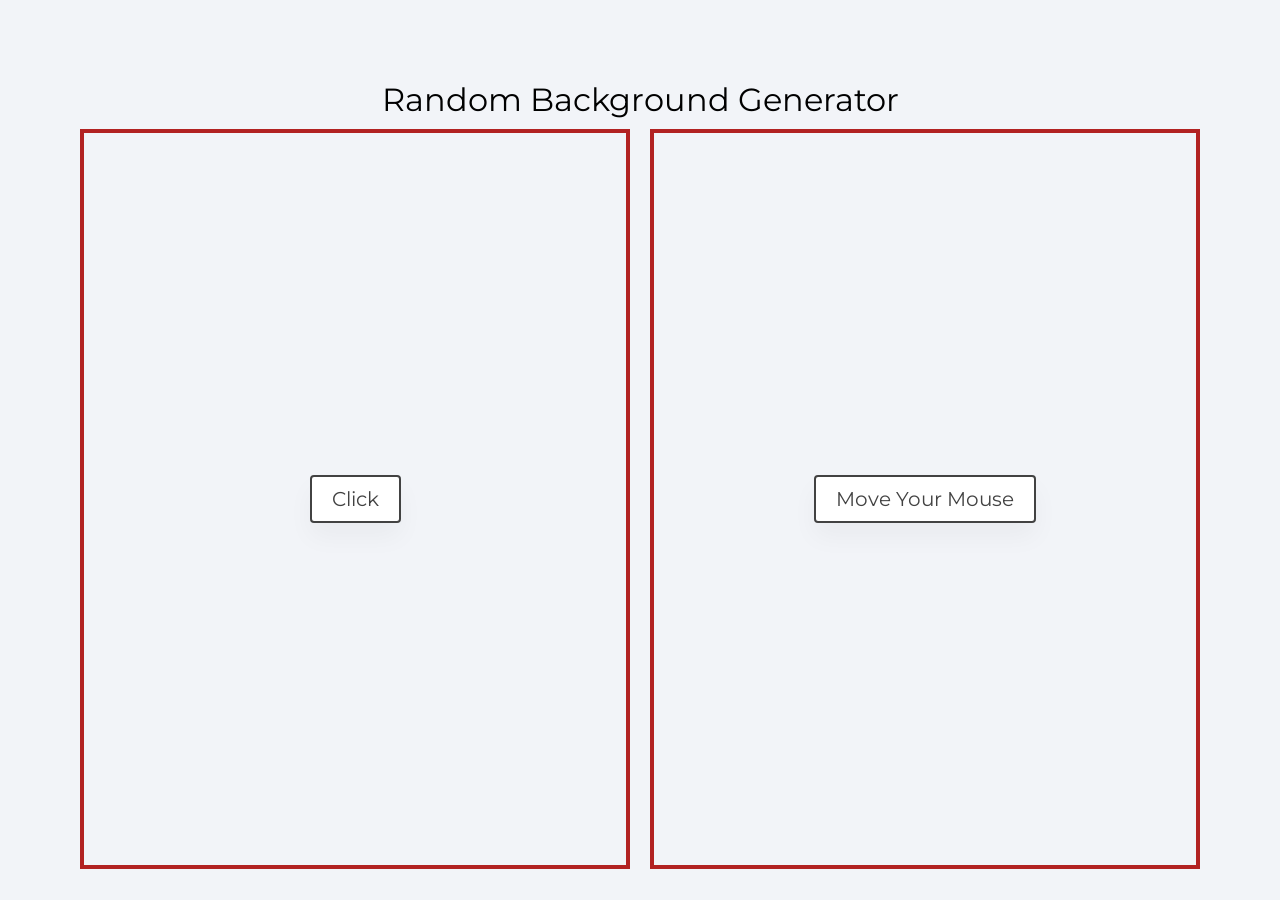
<file: block-BJaaek/code/index.html>
<!DOCTYPE html>
<html lang="en">
  <head>
    <meta charset="UTF-8" />
    <meta name="viewport" content="width=device-width, initial-scale=1.0" />
    <title>
      Random Background Generator
    </title>
    <link
      href="https://fonts.googleapis.com/css2?family=Montserrat:wght@200;400&display=swap"
      rel="stylesheet"
    />
    <link rel="stylesheet" href="style.css" />
  </head>
  <body>
    <div class="container">
      <h1>Random Background Generator</h1>
      <div class="boxes">
        <div class="box first">
          <div class="text">
            <p class="banner">
              Click
            </p>
          </div>
        </div>
        <div class="box second">
          <div class="text">
            <p class="banner">
              Move Your Mouse
            </p>
          </div>
        </div>
      </div>
    </div>
    <script src="script.js"></script>
  </body>
</html>
</file>
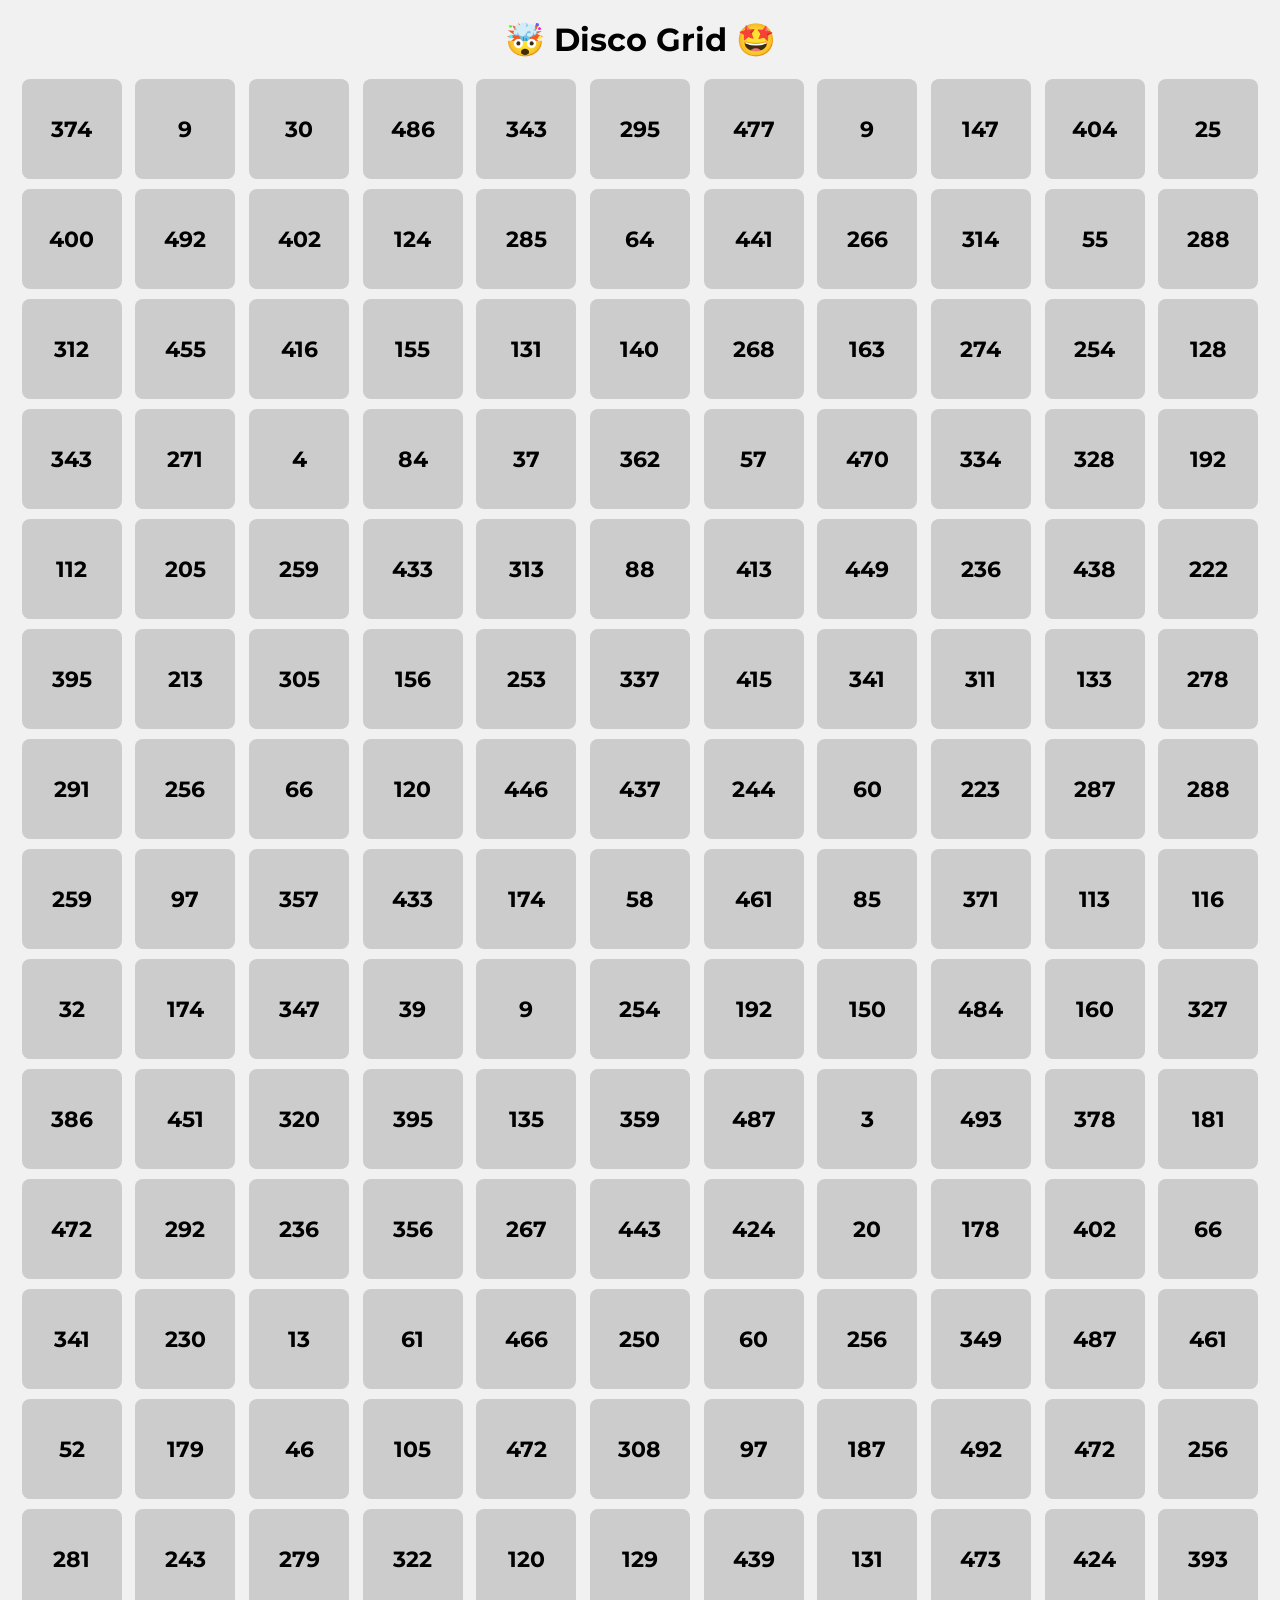
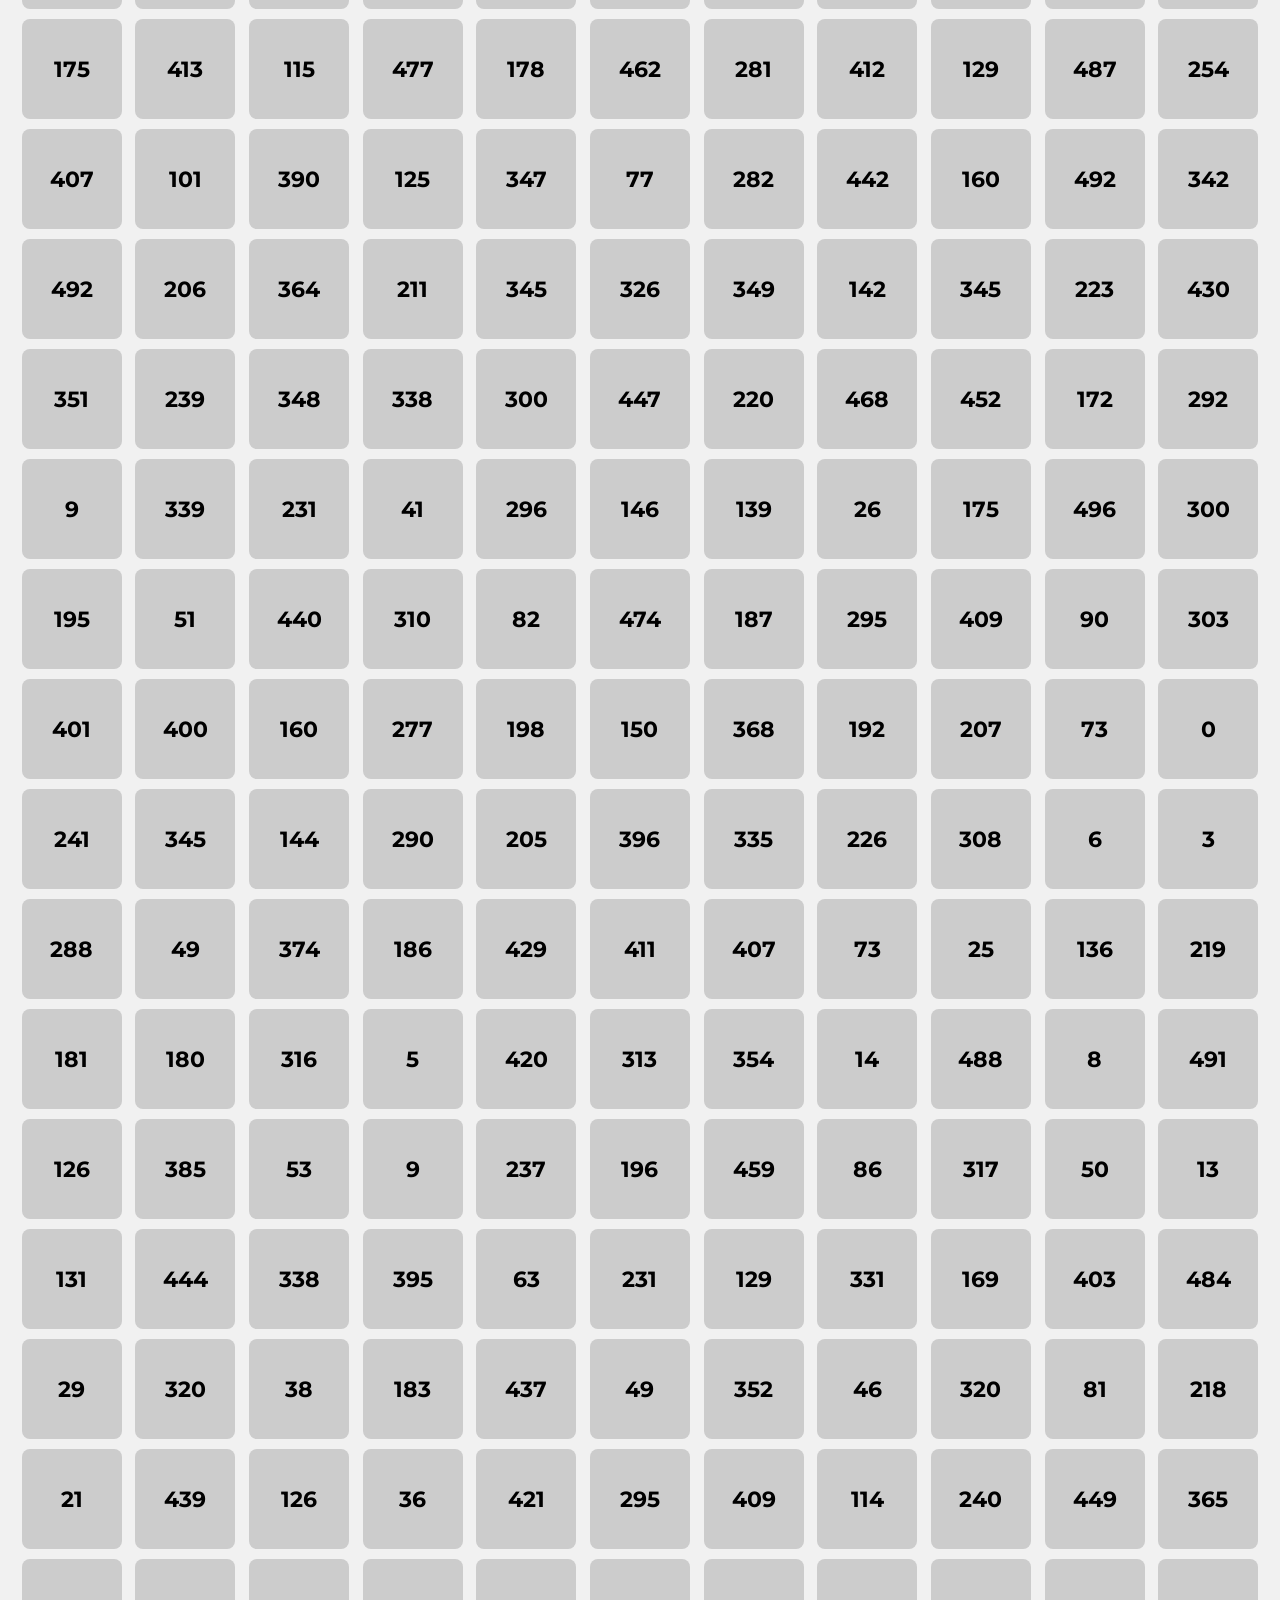
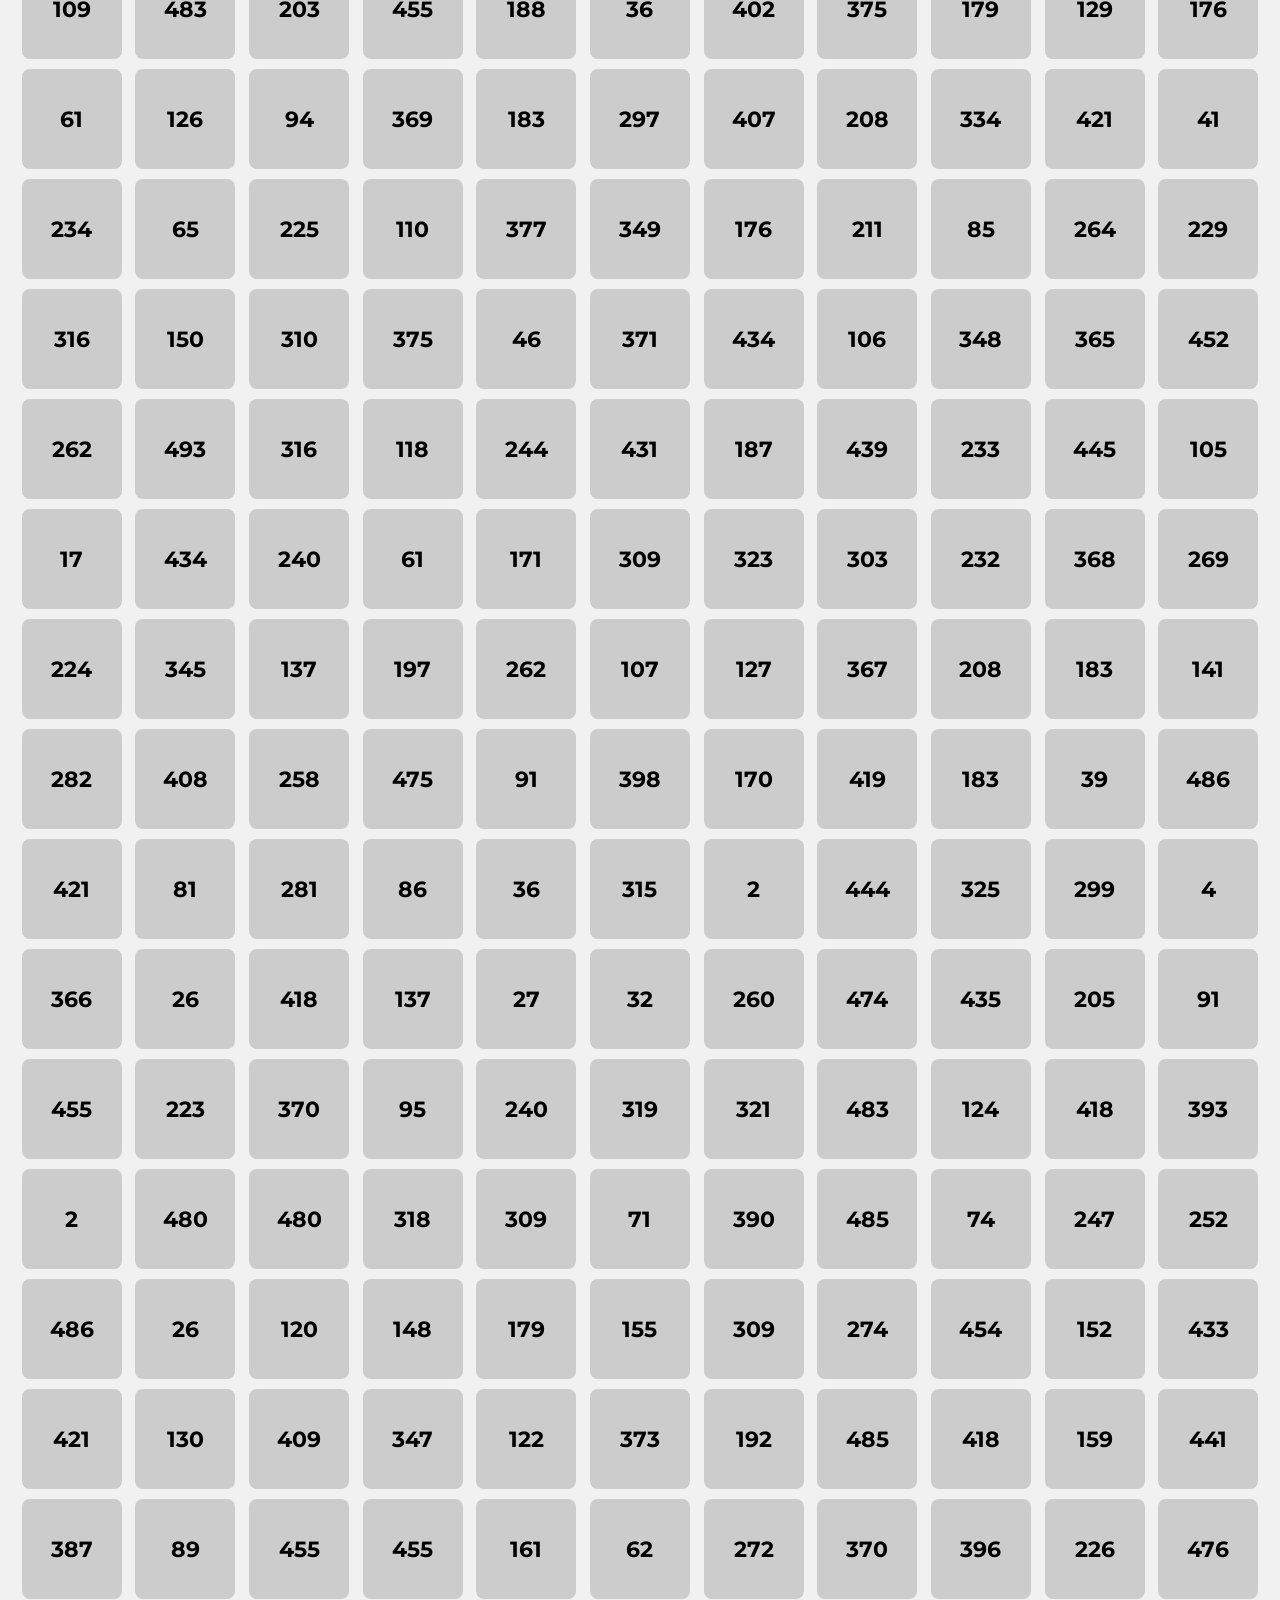
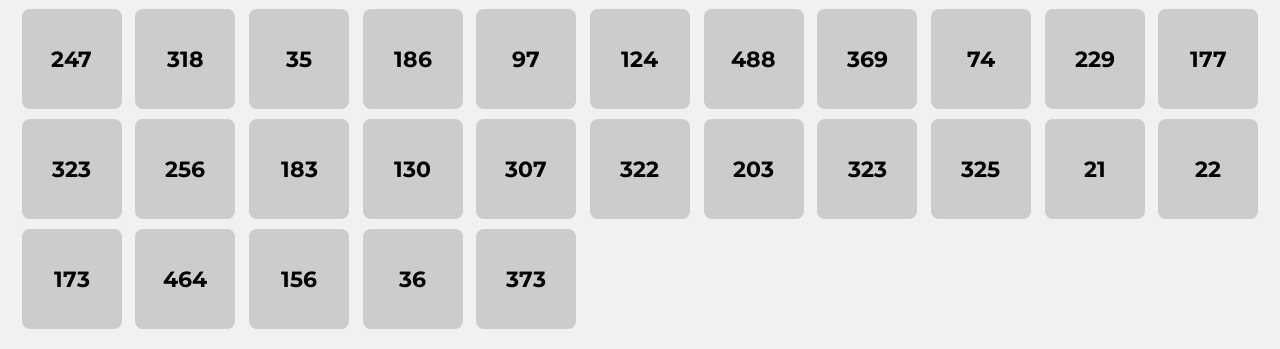
<file: block-BJaael/code/index.html>
<!DOCTYPE html>
<html lang="en">
  <head>
    <meta charset="UTF-8" />
    <meta name="viewport" content="width=device-width, initial-scale=1.0" />
    <title>🤯 Disco Grid 🤩</title>
    <link
      href="https://fonts.googleapis.com/css2?family=Montserrat:wght@200;400&display=swap"
      rel="stylesheet"
    />
    <link rel="stylesheet" href="style.css" />
  </head>
  <body>
    <h1 class="heading">🤯 Disco Grid 🤩</h1>
    <div class="container">
      <div class="boxes"></div>
    </div>

    <script src="script.js"></script>
  </body>
</html>
</file>
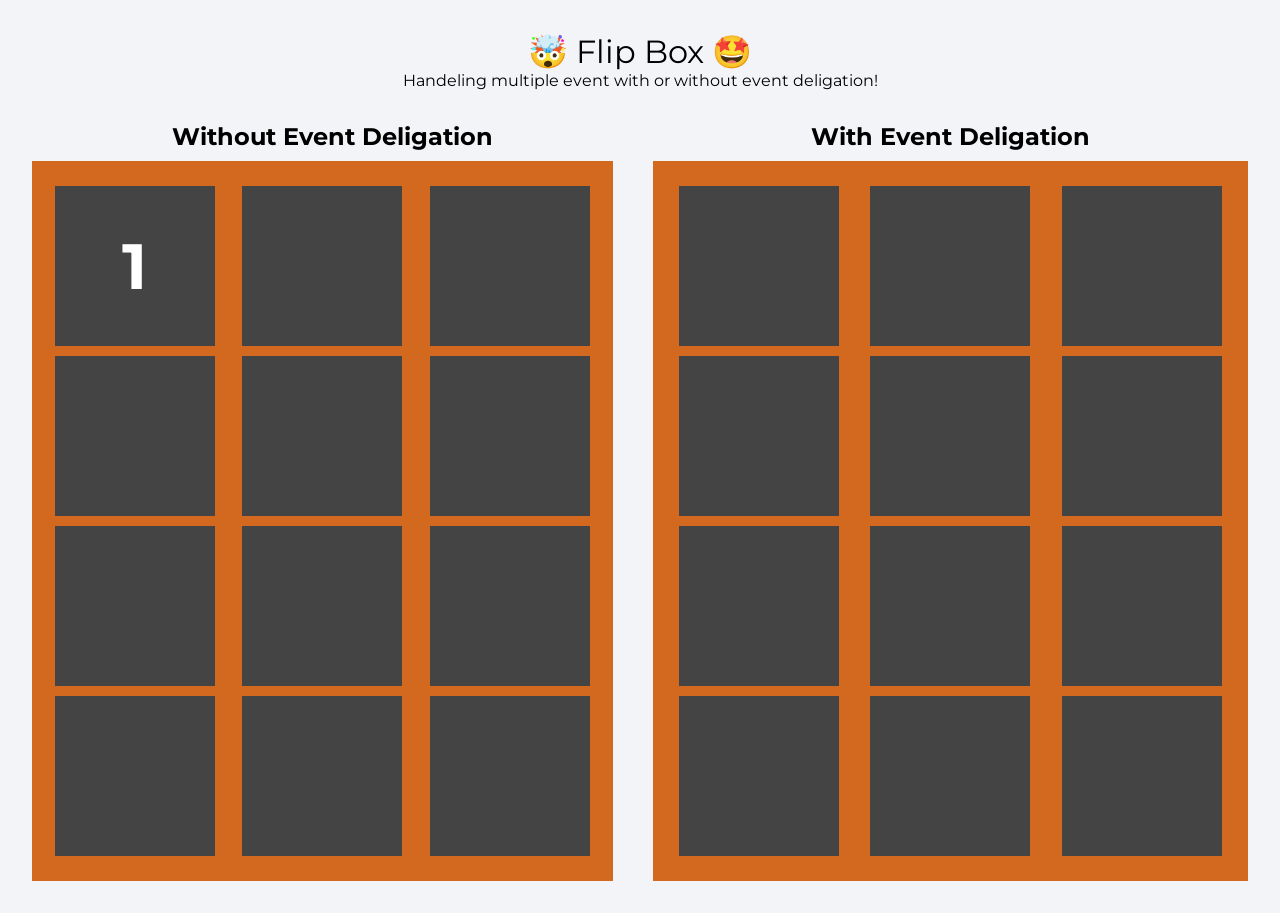
<file: block-BJaaep/code/index.html>
<!DOCTYPE html>
<html lang="en">
  <head>
    <meta charset="UTF-8" />
    <meta name="viewport" content="width=device-width, initial-scale=1.0" />
    <title>Flip Box</title>
    <link
      href="https://fonts.googleapis.com/css2?family=Montserrat:wght@200;400&display=swap"
      rel="stylesheet"
    />
    <link rel="stylesheet" href="style.css" />
  </head>
  <body>
    <h1 class="heading">🤯 Flip Box 🤩</h1>
    <p>Handeling multiple event with or without event deligation!</p>
    <div class="container">
      <div class="wrapper">
        <h2>Without Event Deligation</h2>
        <ul class="boxes first">
          <li class="box">1</li>
          <li class="box"></li>
          <li class="box"></li>
          <li class="box"></li>
          <li class="box"></li>
          <li class="box"></li>
          <li class="box"></li>
          <li class="box"></li>
          <li class="box"></li>
          <li class="box"></li>
          <li class="box"></li>
          <li class="box"></li>
        </ul>
      </div>
      <div class="wrapper">
        <h2>With Event Deligation</h2>
        <ul class="boxes second">
          <li class="box"></li>
          <li class="box"></li>
          <li class="box"></li>
          <li class="box"></li>
          <li class="box"></li>
          <li class="box"></li>
          <li class="box"></li>
          <li class="box"></li>
          <li class="box"></li>
          <li class="box"></li>
          <li class="box"></li>
          <li class="box"></li>
        </ul>
      </div>
    </div>
    <script src="./script.js"></script>
  </body>
</html>
</file>
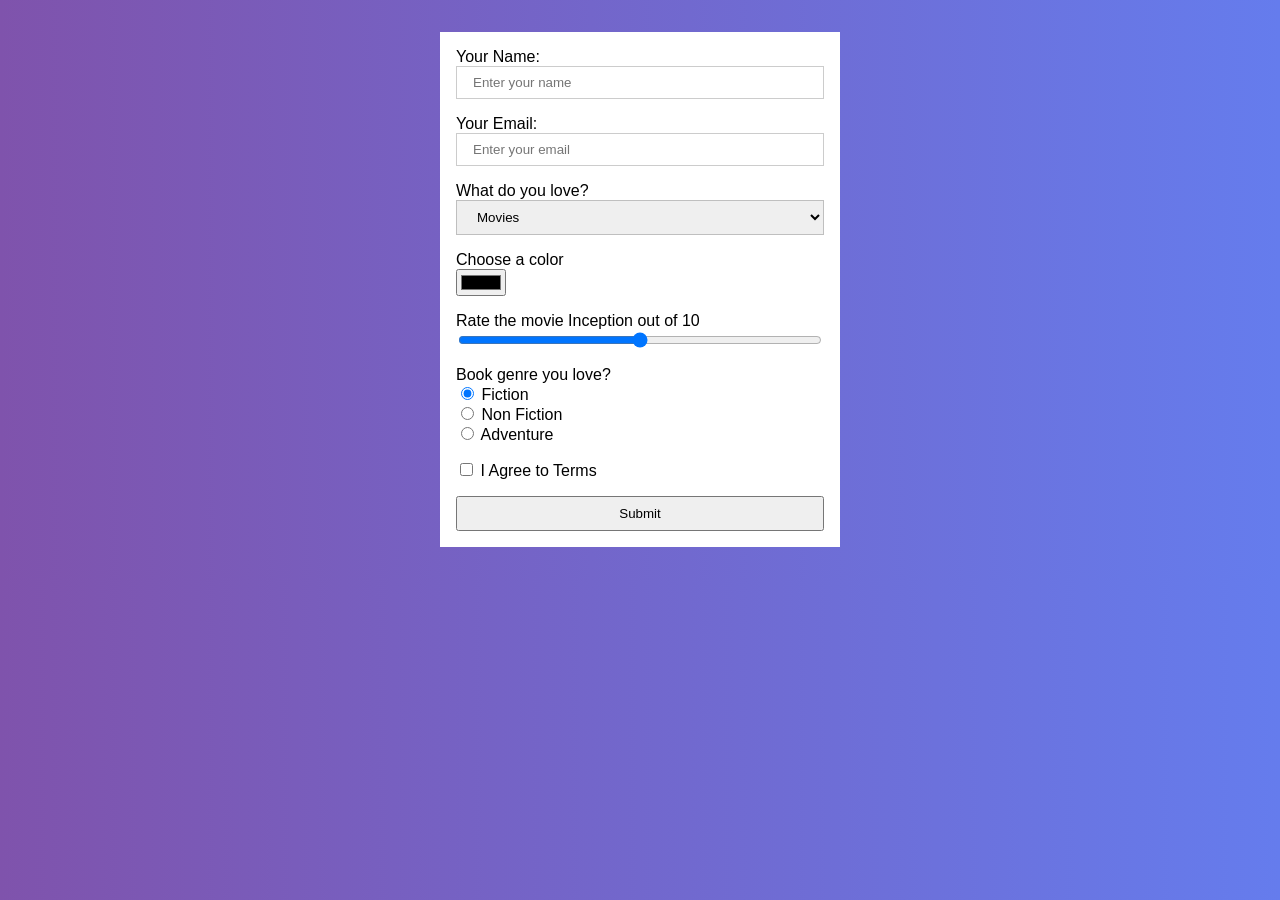
<file: block-BJaaer/code/index.html>
<!DOCTYPE html>
<html lang="en">
  <head>
    <meta charset="UTF-8" />
    <meta name="viewport" content="width=device-width, initial-scale=1.0" />
    <link rel="stylesheet" href="style.css" />
    <title>Handeling Forms 👇</title>
  </head>
  <body>
    <div>
      <form class="container">
        <div class="form-control">
          <label for="name">Your Name:</label>
          <input
            id="name"
            type="text"
            name="text"
            placeholder="Enter your name"
          />
        </div>
        <div class="form-control">
          <label for="email">Your Email:</label>
          <input
            id="email"
            type="text"
            name="email"
            placeholder="Enter your email"
          />
        </div>
        <div class="form-control">
          <label for="movies">What do you love?</label>
          <select id="gender" name="gender">
            <option value="movies">Movies</option>
            <option value="series">Series</option>
            <option value="others">Others</option>
          </select>
        </div>

        <div class="form-control">
          <label for="color">Choose a color</label>
          <input
            id="color"
            type="color"
            name="email"
            placeholder="Enter your email"
          />
        </div>
        <div class="form-control">
          <label for="range"> Rate the movie Inception out of 10 </label>
          <input
            id="range"
            type="range"
            max="10"
            step="1"
            name="email"
            placeholder="Enter your email"
          />
        </div>
        <div class="form-control">
          <label>Book genre you love?</label>

          <div>
            <input
              type="radio"
              id="fiction"
              name="drone"
              value="fiction"
              checked
            />
            <label for="fiction">Fiction</label>
          </div>

          <div>
            <input
              type="radio"
              id="non-fiction"
              name="drone"
              value="non-fiction"
            />
            <label for="non-fiction">Non Fiction</label>
          </div>

          <div>
            <input type="radio" id="adventure" name="drone" value="adventure" />
            <label for="adventure">Adventure</label>
          </div>
        </div>
        <div class="form-control terms">
          <input type="checkbox" id="terms" name="terms" />
          <label for="terms">I Agree to Terms</label>
        </div>
        <button type="submit">Submit</button>
      </form>
    </div>
    <script src="script.js"></script>
  </body>
</html>
</file>
<file: block-BJaaek/code/style.css>
html {
  box-sizing: border-box;
  font-size: 16px;
}

*,
*:before,
*:after {
  box-sizing: inherit;
}

body,
h1,
h2,
h3,
h4,
h5,
h6,
p,
ol,
ul {
  margin: 0;
  padding: 0;
  font-weight: normal;
}

ol,
ul {
  list-style: none;
}

img {
  max-width: 100%;
  height: auto;
}

body {
  background: #f2f4f8;
  height: 100%;
  font-family: "Montserrat", sans-serif;
  width: 100vw;
  height: 100vh;
}

.container {
  text-align: center;
  height: 100%;
  max-width: 1280px;
  padding: 5rem;
  margin: 0 auto;
}
h1 {
  padding-bottom: 10px;
}

.banner {
  display: inline-block;
  color: #424242;
  font-size: 20px;
  text-decoration: none;
  text-align: center;
  margin: 20px auto;
  padding: 10px 20px;
  background: white;
  border-radius: 4px;
  min-width: 24px;
  font-size: 20px;
  box-shadow: 0 14px 26px rgba(0, 0, 0, 0.04);
  border: 2px solid;
}

.boxes {
  display: flex;
  justify-content: center;
  align-items: center;
  width: 100%;
  height: 100%;
}
.box {
  border: 4px solid firebrick;
  height: 100%;
  width: 50%;
}
.text {
  height: 100%;
  display: flex;
  justify-content: center;
  align-items: center;
}

.first {
  margin-right: 20px;
}
</file>
<file: block-BJaael/code/style.css>
* {
  margin: 0;
  padding: 0;
  box-sizing: border-box;
}

body {
  font-family: 'Montserrat', sans-serif;
  background-color: #f1f1f1;
}

.heading {
  text-align: center;
  margin-top: 20px;
  font-size: 2rem;
}

.container {
  padding: 20px;
  max-width: 100%;
}

.boxes {
  display: grid;
  grid-template-columns: repeat(auto-fill, minmax(100px, 1fr));
  gap: 10px;
  justify-items: center;
}

.box {
  width: 100px;
  height: 100px;
  background-color: #ccc;
  display: flex;
  justify-content: center;
  align-items: center;
  font-size: 1.2rem;
  font-weight: bold;
  border-radius: 8px;
  transition: background-color 0.3s ease-in-out;
}

h3 {
  margin: 0;
}
</file>
<file: block-BJaaep/code/style.css>
html {
  box-sizing: border-box;
  font-size: 16px;
}

*,
*:before,
*:after {
  box-sizing: inherit;
}

body,
h1,
h2,
h3,
h4,
h5,
h6,
p,
ol,
ul {
  margin: 0;
  padding: 0;
  font-weight: normal;
}

ol,
ul {
  list-style: none;
}

img {
  max-width: 100%;
  height: auto;
}

body {
  background: #f2f4f8;
  font-family: 'Montserrat', sans-serif;
  text-align: center;
}

.container {
  text-align: center;
  max-width: 1280px;
  padding: 2rem;
  margin: 0 auto;
  display: flex;
}

.banner {
  display: inline-block;
  color: #424242;
  font-size: 20px;
  text-decoration: none;
  text-align: center;
  margin: 20px auto;
  padding: 10px 20px;
  background: white;
  border-radius: 4px;
  min-width: 24px;
  font-size: 20px;
  box-shadow: 0 14px 26px rgba(0, 0, 0, 0.04);
  border: 2px solid;
}
.wrapper {
  max-width: 50%;
  margin: 0 auto;
}

.boxes {
  display: flex;
  flex-wrap: wrap;
  justify-content: space-evenly;
  background-color: chocolate;
  color: #444;
  padding: 20px 0;
}

.wrapper:first-child {
  margin-right: 20px;
}

.box {
  margin: 5px;
  background-color: #444;
  background-size: contain;
  background-repeat: no-repeat;
  background-position: center center;
  height: 160px;
  width: 160px;
  display: flex;
  justify-content: center;
  align-items: center;
  font-size: 4rem;
  font-weight: bold;
  color: white;
  cursor: pointer;
}
.text {
  height: 100%;
  display: flex;
  justify-content: center;
  align-items: center;
}

.first {
  margin-right: 20px;
}

h2 {
  font-weight: bolder;
  padding-bottom: 10px;
}

.heading {
  text-align: center;
  margin-top: 2rem;
}
</file>
<file: block-BJaaer/code/style.css>
/* CSS Reset */

html {
  box-sizing: border-box;
  font-size: 16px;
}

*,
*:before,
*:after {
  box-sizing: inherit;
}

body,
h1,
h2,
h3,
h4,
h5,
h6,
p,
ol,
ul {
  margin: 0;
  padding: 0;
  font-weight: normal;
}

ol,
ul {
  list-style: none;
}

img {
  max-width: 100%;
  height: auto;
}

/* Main CSS */

body {
  font-family: -apple-system, BlinkMacSystemFont, 'Segoe UI', Roboto, Oxygen,
    Ubuntu, Cantarell, 'Open Sans', 'Helvetica Neue', sans-serif;
  background: linear-gradient(to right, #7f53ac 0, #657ced 100%);
}
* {
  box-sizing: border-box;
}

button {
  padding: 0.5rem;
}

body {
  margin-top: 2rem;
}

input[type='text'] {
  padding: 0.5rem 1rem;
  border: none;
  border: 1px solid rgba(0, 0, 0, 0.2);
}
select {
  padding: 0.5rem 1rem;
  border: none;
  border: 1px solid rgba(0, 0, 0, 0.2);
}

.container {
  max-width: 400px;
  margin: 2rem auto;
  background: white;
  padding: 1rem;
  display: flex;
  flex-direction: column;
  gap: 1rem;
}

p {
  padding-top: 1rem;
}

.form-control {
  width: 100%;
  display: flex;
  flex-direction: column;
}
input[type='text'] {
  width: 100%;
}
.terms {
  display: inline-block;
}
</file>
